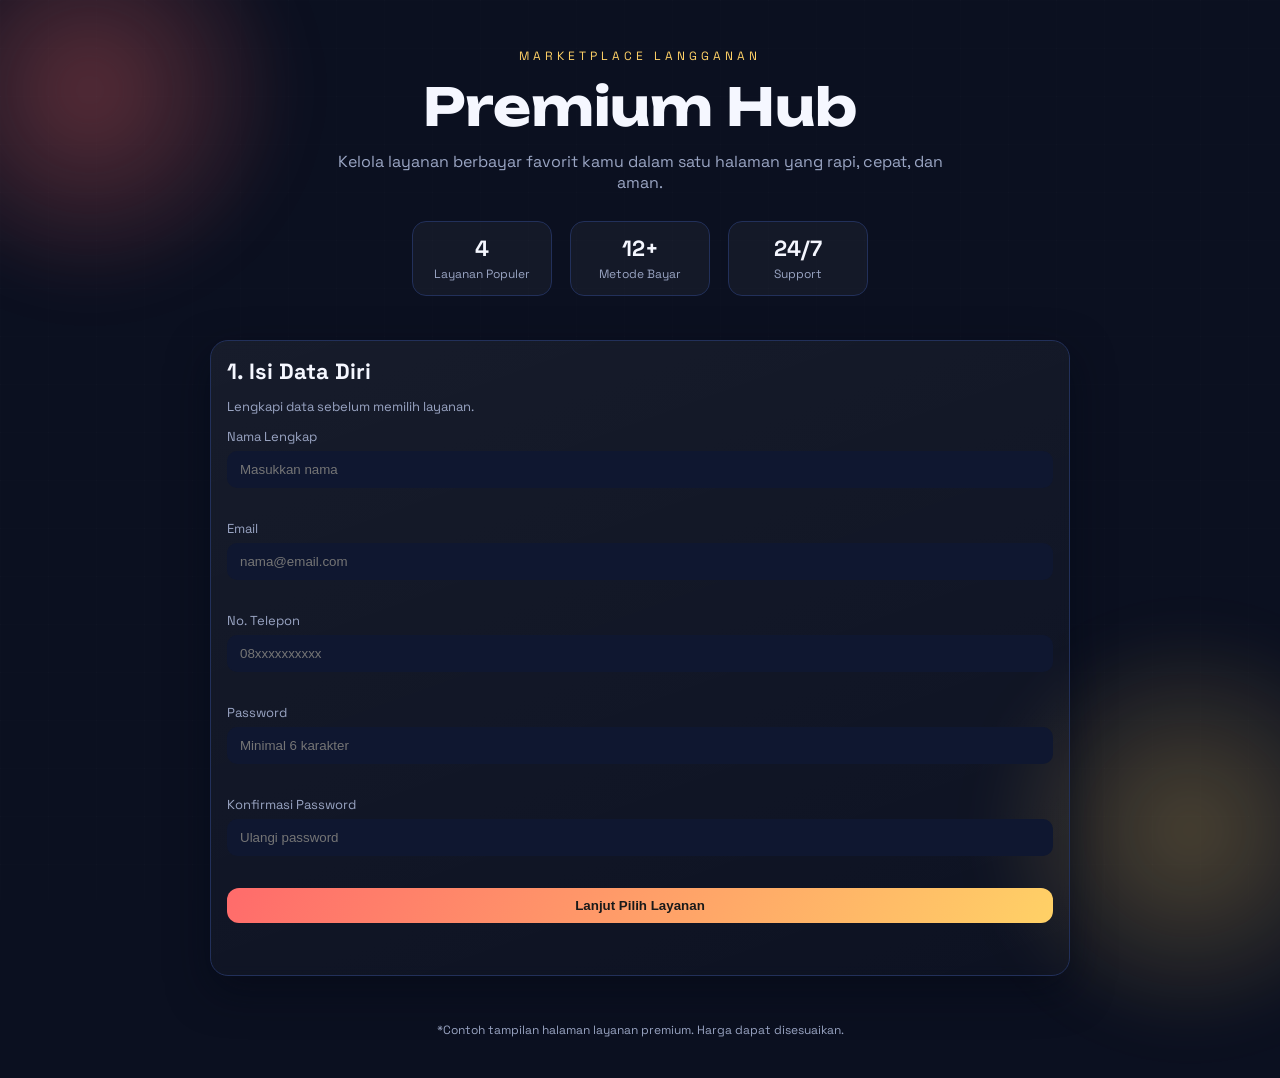
<file: index.html>
<!doctype html>
<html lang="id">
<head>
  <meta charset="utf-8" />
  <meta name="viewport" content="width=device-width, initial-scale=1" />
  <title>Premium Hub</title>
  <link rel="stylesheet" href="styles.css" />
</head>
<body>
  <div class="bg-orb orb-1"></div>
  <div class="bg-orb orb-2"></div>
  <div class="bg-grid"></div>

  <header class="hero">
    <p class="eyebrow">Marketplace Langganan</p>
    <h1>Premium Hub</h1>
    <p class="sub">Kelola layanan berbayar favorit kamu dalam satu halaman yang rapi, cepat, dan aman.</p>
    <div class="hero-stats">
      <div class="stat">
        <span class="stat-value">4</span>
        <span class="stat-label">Layanan Populer</span>
      </div>
      <div class="stat">
        <span class="stat-value">12+</span>
        <span class="stat-label">Metode Bayar</span>
      </div>
      <div class="stat">
        <span class="stat-value">24/7</span>
        <span class="stat-label">Support</span>
      </div>
    </div>
  </header>

  <main class="container flow">
    <section class="card step active" id="step-account">
      <div class="section-title">
        <h2>1. Isi Data Diri</h2>
        <p class="muted">Lengkapi data sebelum memilih layanan.</p>
      </div>
      <form id="account-form" novalidate>
        <div class="field-group" data-field="su-nama">
          <label for="su-nama">Nama Lengkap</label>
          <input id="su-nama" name="su-nama" type="text" placeholder="Masukkan nama" required />
          <small class="error"></small>
        </div>

        <div class="field-group" data-field="su-email">
          <label for="su-email">Email</label>
          <input id="su-email" name="su-email" type="email" placeholder="nama@email.com" required />
          <small class="error"></small>
        </div>

        <div class="field-group" data-field="su-telepon">
          <label for="su-telepon">No. Telepon</label>
          <input id="su-telepon" name="su-telepon" type="tel" placeholder="08xxxxxxxxxx" required />
          <small class="error"></small>
        </div>

        <div class="field-group" data-field="su-password">
          <label for="su-password">Password</label>
          <input id="su-password" name="su-password" type="password" placeholder="Minimal 6 karakter" required />
          <small class="error"></small>
        </div>

        <div class="field-group" data-field="su-confirm">
          <label for="su-confirm">Konfirmasi Password</label>
          <input id="su-confirm" name="su-confirm" type="password" placeholder="Ulangi password" required />
          <small class="error"></small>
        </div>

        <button class="btn" type="submit">Lanjut Pilih Layanan</button>
        <p class="muted tiny" id="account-message"></p>
      </form>
    </section>

    <section class="step" id="step-products">
      <div class="section-title">
        <h2>2. Pilih Layanan</h2>
        <p class="muted">Klik tombol untuk memilih paket favorit.</p>
      </div>
      <div class="grid">
        <article class="card service" data-plan="CapCut Pro" data-price="49000">
          <div class="card-top">
            <span class="badge">Editor Video</span>
            <span class="tag">Populer</span>
          </div>
          <h3>CapCut Pro</h3>
          <p class="muted">Template premium, efek sinematik, dan export tanpa watermark.</p>
          <div class="price">Rp 49.000 / bulan</div>
          <button class="btn choose" type="button">Pilih Paket</button>
        </article>

        <article class="card service" data-plan="Netflix" data-price="59000">
          <div class="card-top">
            <span class="badge">Streaming</span>
            <span class="tag">HD</span>
          </div>
          <h3>Netflix</h3>
          <p class="muted">Film & series tanpa batas di berbagai perangkat.</p>
          <div class="price">Rp 59.000 / bulan</div>
          <button class="btn choose" type="button">Pilih Paket</button>
        </article>

        <article class="card service" data-plan="Canva Pro" data-price="55000">
          <div class="card-top">
            <span class="badge">Desain</span>
            <span class="tag">Creator</span>
          </div>
          <h3>Canva Pro</h3>
          <p class="muted">Jutaan aset premium, Brand Kit, dan background remover.</p>
          <div class="price">Rp 55.000 / bulan</div>
          <button class="btn choose" type="button">Pilih Paket</button>
        </article>

        <article class="card service" data-plan="ChatGPT Premium" data-price="79000">
          <div class="card-top">
            <span class="badge">AI</span>
            <span class="tag">Fast</span>
          </div>
          <h3>ChatGPT Premium</h3>
          <p class="muted">Akses prioritas, model lebih cepat, dan fitur lanjutan.</p>
          <div class="price">Rp 79.000 / bulan</div>
          <button class="btn choose" type="button">Pilih Paket</button>
        </article>
      </div>
    </section>

    <section class="card step" id="step-payment">
      <div class="section-title">
        <h2>3. Metode Pembayaran</h2>
        <p class="muted">Konfirmasi pembayaran dan lanjut ke invoice.</p>
      </div>

      <div class="summary" id="account-summary">
        <p class="summary-title">Data Akun</p>
        <p class="summary-detail" id="account-text">Belum ada data akun.</p>
      </div>

      <form id="payment-form" novalidate>
        <div class="field-group" data-field="payment">
          <label for="payment">Pilih Metode</label>
          <select id="payment" name="payment" required>
            <option value="">Pilih metode</option>
            <option>Kartu Kredit / Debit</option>
            <option>Transfer Bank (VA)</option>
            <option>E-Wallet (OVO/DANA/GoPay)</option>
            <option>QRIS</option>
          </select>
          <small class="error"></small>
        </div>

        <div class="field-group" data-field="plan">
          <label for="plan">Pilih Layanan</label>
          <select id="plan" name="plan" required>
            <option value="">Pilih layanan</option>
            <option value="CapCut Pro">CapCut Pro</option>
            <option value="Netflix">Netflix</option>
            <option value="Canva Pro">Canva Pro</option>
            <option value="ChatGPT Premium">ChatGPT Premium</option>
          </select>
          <small class="error"></small>
        </div>

        <div class="summary" id="summary">
          <p class="summary-title">Ringkasan</p>
          <p class="summary-detail" id="summary-text">Belum ada paket dipilih.</p>
        </div>

        <label class="checkbox">
          <input id="agree" type="checkbox" />
          <span>Saya setuju dengan syarat & ketentuan.</span>
        </label>
        <small class="error" id="agree-error"></small>

        <button class="btn" id="submit-btn" type="submit">Proses Langganan</button>
        <p class="muted tiny" id="form-message"></p>
      </form>
    </section>
  </main>

  <div class="loading" id="loading" aria-hidden="true">
    <div class="loading-card">
      <div class="spinner"></div>
      <p id="loading-text">Memuat...</p>
    </div>
  </div>

  <footer>
    *Contoh tampilan halaman layanan premium. Harga dapat disesuaikan.
  </footer>

  <div class="modal" id="invoice-modal" aria-hidden="true">
    <div class="modal-card" role="dialog" aria-modal="true" aria-labelledby="invoice-title">
      <div class="modal-head">
        <h3 id="invoice-title">Invoice Sementara</h3>
        <button class="icon-btn" id="close-invoice" type="button" aria-label="Tutup">✕</button>
      </div>
      <p class="muted">Periksa ringkasan pesanan kamu sebelum lanjut.</p>
      <div class="invoice-list" id="invoice-list"></div>
      <div class="modal-actions">
        <button class="btn ghost" id="close-invoice-2" type="button">Kembali</button>
        <button class="btn" id="go-checkout" type="button">Lanjut ke Checkout</button>
        <button class="btn whatsapp" id="send-whatsapp" type="button">Kirim ke WhatsApp</button>
      </div>
      <p class="muted tiny">*Invoice ini bersifat simulasi.</p>
    </div>
  </div>

  <script src="app.js"></script>
</body>
</html>
</file>
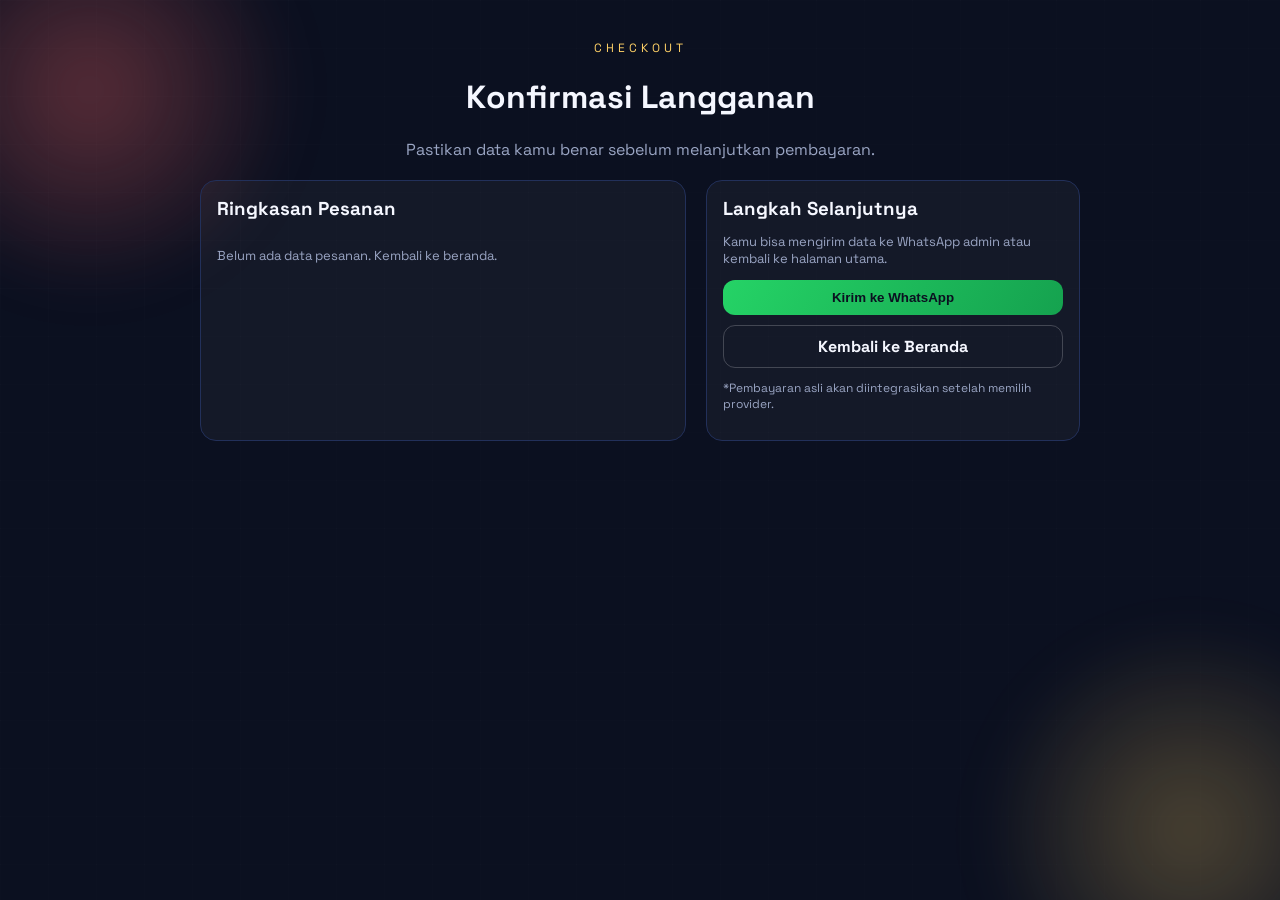
<file: checkout.html>
<!doctype html>
<html lang="id">
<head>
  <meta charset="utf-8" />
  <meta name="viewport" content="width=device-width, initial-scale=1" />
  <title>Checkout - Premium Hub</title>
  <link rel="stylesheet" href="styles.css" />
</head>
<body>
  <div class="bg-orb orb-1"></div>
  <div class="bg-orb orb-2"></div>
  <div class="bg-grid"></div>

  <main class="checkout">
    <div class="checkout-header">
      <p class="eyebrow">Checkout</p>
      <h1>Konfirmasi Langganan</h1>
      <p class="sub">Pastikan data kamu benar sebelum melanjutkan pembayaran.</p>
    </div>

    <div class="checkout-grid">
      <div class="checkout-card">
        <h3>Ringkasan Pesanan</h3>
        <div class="invoice-list" id="checkout-invoice"></div>
      </div>

      <div class="checkout-card">
        <h3>Langkah Selanjutnya</h3>
        <p class="muted">Kamu bisa mengirim data ke WhatsApp admin atau kembali ke halaman utama.</p>
        <div class="modal-actions">
          <button class="btn whatsapp" id="checkout-whatsapp" type="button">Kirim ke WhatsApp</button>
          <a class="btn ghost" href="index.html">Kembali ke Beranda</a>
        </div>
        <p class="checkout-note">*Pembayaran asli akan diintegrasikan setelah memilih provider.</p>
      </div>
    </div>
  </main>

  <script>
    const invoice = document.querySelector("#checkout-invoice");
    const whatsappBtn = document.querySelector("#checkout-whatsapp");
    const raw = localStorage.getItem("premiumOrder");
    const currency = new Intl.NumberFormat("id-ID", {
      style: "currency",
      currency: "IDR",
      maximumFractionDigits: 0,
    });

    const ADMIN_WA = "6281234567890";

    const buildWhatsappText = (data) => {
      return [
        "Halo, saya ingin berlangganan:",
        `Nama: ${data.nama}`,
        `Email: ${data.email}`,
        `Telepon: ${data.telepon}`,
        `Layanan: ${data.plan}`,
        `Harga: ${currency.format(data.price)} / bulan`,
        `Metode bayar: ${data.payment}`,
      ].join("\\n");
    };

    if (!raw) {
      invoice.innerHTML = "<p class=\"muted\">Belum ada data pesanan. Kembali ke beranda.</p>";
    } else {
      const data = JSON.parse(raw);
      const rows = [
        ["Nama", data.nama],
        ["Email", data.email],
        ["No. Telepon", data.telepon],
        ["Layanan", data.plan],
        ["Harga", `${currency.format(data.price)} / bulan`],
        ["Metode Bayar", data.payment],
        ["Mode", data.mode === "login" ? "Login" : "Sign Up"],
      ];
      invoice.innerHTML = rows
        .map(([label, value]) => `<div class="invoice-item"><span>${label}</span><span>${value}</span></div>`)
        .join("");

      whatsappBtn.addEventListener("click", () => {
        const text = encodeURIComponent(buildWhatsappText(data));
        const url = `https://wa.me/${ADMIN_WA}?text=${text}`;
        window.open(url, "_blank");
      });
    }
  </script>
</body>
</html>
</file>
<file: styles.css>
@import url('https://fonts.googleapis.com/css2?family=Space+Grotesk:wght@400;500;600;700&family=Unbounded:wght@600;700&display=swap');

:root {
  --bg: #0b1020;
  --bg-2: #0f1730;
  --card: #151f3d;
  --accent: #ff6b6b;
  --accent-2: #ffd166;
  --accent-3: #06d6a0;
  --text: #f5f7ff;
  --muted: #9aa5c3;
  --border: #22305a;
  --shadow: rgba(4, 8, 20, 0.5);
}

* { box-sizing: border-box; }

body {
  margin: 0;
  font-family: "Space Grotesk", system-ui, -apple-system, Segoe UI, sans-serif;
  background: var(--bg);
  color: var(--text);
  min-height: 100vh;
  overflow-x: hidden;
}

.bg-orb {
  position: fixed;
  width: 420px;
  height: 420px;
  border-radius: 50%;
  filter: blur(30px);
  opacity: 0.55;
  z-index: -2;
}

.orb-1 {
  background: radial-gradient(circle, rgba(255, 107, 107, 0.6), transparent 70%);
  top: -120px;
  left: -120px;
}

.orb-2 {
  background: radial-gradient(circle, rgba(255, 209, 102, 0.5), transparent 70%);
  bottom: -140px;
  right: -120px;
}

.bg-grid {
  position: fixed;
  inset: 0;
  background-image: linear-gradient(rgba(255,255,255,0.03) 1px, transparent 1px),
                    linear-gradient(90deg, rgba(255,255,255,0.03) 1px, transparent 1px);
  background-size: 48px 48px;
  opacity: 0.35;
  z-index: -3;
}

.hero {
  text-align: center;
  padding: 48px 20px 24px;
}

.eyebrow {
  text-transform: uppercase;
  letter-spacing: 4px;
  font-size: 12px;
  color: var(--accent-2);
  margin: 0 0 10px;
}

.hero h1 {
  margin: 0 0 12px;
  font-family: "Unbounded", sans-serif;
  font-size: clamp(30px, 5vw, 52px);
}

.sub {
  margin: 0 auto;
  max-width: 640px;
  color: var(--muted);
}

.hero-stats {
  margin: 28px auto 0;
  display: flex;
  gap: 18px;
  justify-content: center;
  flex-wrap: wrap;
}

.stat {
  background: rgba(255,255,255,0.04);
  border: 1px solid var(--border);
  padding: 12px 18px;
  border-radius: 14px;
  min-width: 140px;
}

.stat-value {
  display: block;
  font-size: 22px;
  font-weight: 700;
}

.stat-label {
  color: var(--muted);
  font-size: 12px;
}

.container {
  max-width: 1100px;
  margin: 0 auto;
  padding: 20px;
  display: grid;
  grid-template-columns: 1fr;
  gap: 24px;
}

.section-title {
  margin-bottom: 12px;
}

.section-title h2 {
  margin: 0 0 6px;
  font-size: 22px;
}

.grid {
  display: grid;
  grid-template-columns: repeat(auto-fit, minmax(230px, 1fr));
  gap: 16px;
}

.card {
  background: linear-gradient(160deg, rgba(255,255,255,0.05), rgba(255,255,255,0.01));
  border: 1px solid var(--border);
  border-radius: 18px;
  padding: 16px;
  box-shadow: 0 15px 40px var(--shadow);
  backdrop-filter: blur(6px);
}

.card-top {
  display: flex;
  justify-content: space-between;
  align-items: center;
  margin-bottom: 6px;
}

.service h3 {
  margin: 0 0 6px;
  font-size: 18px;
}

.badge {
  display: inline-block;
  background: var(--accent-3);
  color: #0b132b;
  padding: 3px 10px;
  border-radius: 999px;
  font-size: 12px;
  font-weight: 700;
}

.tag {
  font-size: 11px;
  color: var(--accent-2);
  border: 1px solid rgba(255,255,255,0.2);
  padding: 2px 8px;
  border-radius: 999px;
}

.price {
  margin: 12px 0 10px;
  font-size: 20px;
  font-weight: 700;
  color: var(--accent-2);
}

.muted { color: var(--muted); font-size: 13px; }
.tiny { font-size: 12px; }

.btn {
  width: 100%;
  display: inline-flex;
  align-items: center;
  justify-content: center;
  padding: 10px 14px;
  border-radius: 12px;
  background: linear-gradient(120deg, var(--accent), var(--accent-2));
  color: #1a1a1a;
  font-weight: 700;
  text-decoration: none;
  border: none;
  cursor: pointer;
  transition: transform 0.2s ease, box-shadow 0.2s ease;
}

.btn:hover {
  transform: translateY(-2px);
  box-shadow: 0 10px 20px rgba(255, 107, 107, 0.3);
}

.btn.ghost {
  background: transparent;
  color: var(--text);
  border: 1px solid rgba(255,255,255,0.2);
  box-shadow: none;
}

.btn.ghost:hover {
  transform: none;
  box-shadow: none;
  border-color: var(--accent-2);
}

.btn.whatsapp {
  background: linear-gradient(120deg, #25d366, #15a24f);
  color: #0b1020;
}

.btn.whatsapp:hover {
  box-shadow: 0 10px 20px rgba(37, 211, 102, 0.3);
}

.form-card {
  position: sticky;
  top: 20px;
}

.auth-grid {
  display: grid;
  gap: 16px;
}

.auth-card {
  background: rgba(255,255,255,0.03);
  border: 1px solid rgba(255,255,255,0.08);
  border-radius: 14px;
  padding: 14px;
}

.auth-card h3 {
  margin: 0 0 10px;
}

.flow {
  max-width: 900px;
}

.step {
  display: none;
}

.step.active {
  display: block;
  animation: stepIn 0.4s ease;
}

@keyframes stepIn {
  from { opacity: 0; transform: translateY(8px); }
  to { opacity: 1; transform: translateY(0); }
}

.loading {
  position: fixed;
  inset: 0;
  background: rgba(6, 10, 24, 0.7);
  display: grid;
  place-items: center;
  opacity: 0;
  pointer-events: none;
  transition: opacity 0.2s ease;
  z-index: 60;
}

.loading.show {
  opacity: 1;
  pointer-events: auto;
}

.loading-card {
  background: var(--card);
  border: 1px solid var(--border);
  padding: 18px 22px;
  border-radius: 14px;
  display: grid;
  gap: 10px;
  text-align: center;
}

.spinner {
  width: 34px;
  height: 34px;
  border-radius: 50%;
  border: 3px solid rgba(255,255,255,0.2);
  border-top-color: var(--accent-2);
  animation: spin 0.9s linear infinite;
  margin: 0 auto;
}

@keyframes spin {
  to { transform: rotate(360deg); }
}

.form-head {
  display: flex;
  justify-content: space-between;
  align-items: center;
  gap: 12px;
  margin-bottom: 12px;
}

.mode-toggle {
  background: rgba(255,255,255,0.05);
  padding: 4px;
  border-radius: 999px;
  display: inline-flex;
  gap: 6px;
}

.mode-btn {
  border: none;
  background: transparent;
  color: var(--muted);
  padding: 6px 12px;
  border-radius: 999px;
  cursor: pointer;
  font-weight: 600;
}

.mode-btn.active {
  background: rgba(255,255,255,0.15);
  color: var(--text);
}

form {
  display: grid;
  gap: 12px;
}

label { font-size: 13px; color: var(--muted); }

input, select {
  width: 100%;
  padding: 10px 12px;
  border-radius: 10px;
  border: 1px solid transparent;
  background: var(--bg-2);
  color: var(--text);
  outline: none;
  transition: border 0.2s ease, box-shadow 0.2s ease;
}

input:focus, select:focus {
  border-color: var(--accent-2);
  box-shadow: 0 0 0 3px rgba(255, 209, 102, 0.15);
}

.field-group {
  display: grid;
  gap: 6px;
}

.error {
  color: #ff9aa2;
  font-size: 12px;
  min-height: 14px;
}

.divider {
  height: 1px;
  background: var(--border);
  margin: 6px 0;
}

.summary {
  border: 1px dashed rgba(255,255,255,0.2);
  border-radius: 12px;
  padding: 12px;
  background: rgba(255,255,255,0.03);
}

.summary-title {
  margin: 0 0 6px;
  font-weight: 600;
}

.checkbox {
  display: flex;
  gap: 8px;
  align-items: flex-start;
  font-size: 13px;
  color: var(--muted);
}

footer {
  text-align: center;
  color: var(--muted);
  padding: 26px 12px 40px;
  font-size: 12px;
}

.modal {
  position: fixed;
  inset: 0;
  background: rgba(6, 10, 24, 0.7);
  display: grid;
  place-items: center;
  opacity: 0;
  pointer-events: none;
  transition: opacity 0.2s ease;
  padding: 20px;
  z-index: 50;
}

.modal.open {
  opacity: 1;
  pointer-events: auto;
}

.modal-card {
  width: min(560px, 92vw);
  background: var(--card);
  border: 1px solid var(--border);
  border-radius: 16px;
  padding: 18px;
  box-shadow: 0 20px 60px rgba(0,0,0,0.4);
}

.modal-head {
  display: flex;
  justify-content: space-between;
  align-items: center;
  gap: 12px;
  margin-bottom: 8px;
}

.icon-btn {
  border: none;
  background: transparent;
  color: var(--muted);
  font-size: 18px;
  cursor: pointer;
}

.invoice-list {
  margin: 14px 0;
  display: grid;
  gap: 8px;
}

.invoice-item {
  display: flex;
  justify-content: space-between;
  gap: 16px;
  padding: 10px 12px;
  border-radius: 12px;
  background: rgba(255,255,255,0.04);
  border: 1px solid rgba(255,255,255,0.08);
  font-size: 13px;
}

.invoice-item span:last-child {
  font-weight: 600;
}

.modal-actions {
  display: grid;
  gap: 10px;
  margin-top: 12px;
}

.checkout {
  max-width: 920px;
  margin: 0 auto;
  padding: 40px 20px 80px;
}

.checkout-header {
  text-align: center;
  margin-bottom: 20px;
}

.checkout-grid {
  display: grid;
  grid-template-columns: 1.3fr 1fr;
  gap: 20px;
}

.checkout-card {
  background: rgba(255,255,255,0.04);
  border: 1px solid var(--border);
  border-radius: 16px;
  padding: 16px;
}

.checkout-card h3 {
  margin: 0 0 10px;
}

.checkout-note {
  font-size: 12px;
  color: var(--muted);
}

@media (max-width: 980px) {
  .container { grid-template-columns: 1fr; }
  .form-card { position: static; }
  .checkout-grid { grid-template-columns: 1fr; }
}

@media (max-width: 600px) {
  .hero-stats { flex-direction: column; align-items: center; }
}
</file>
